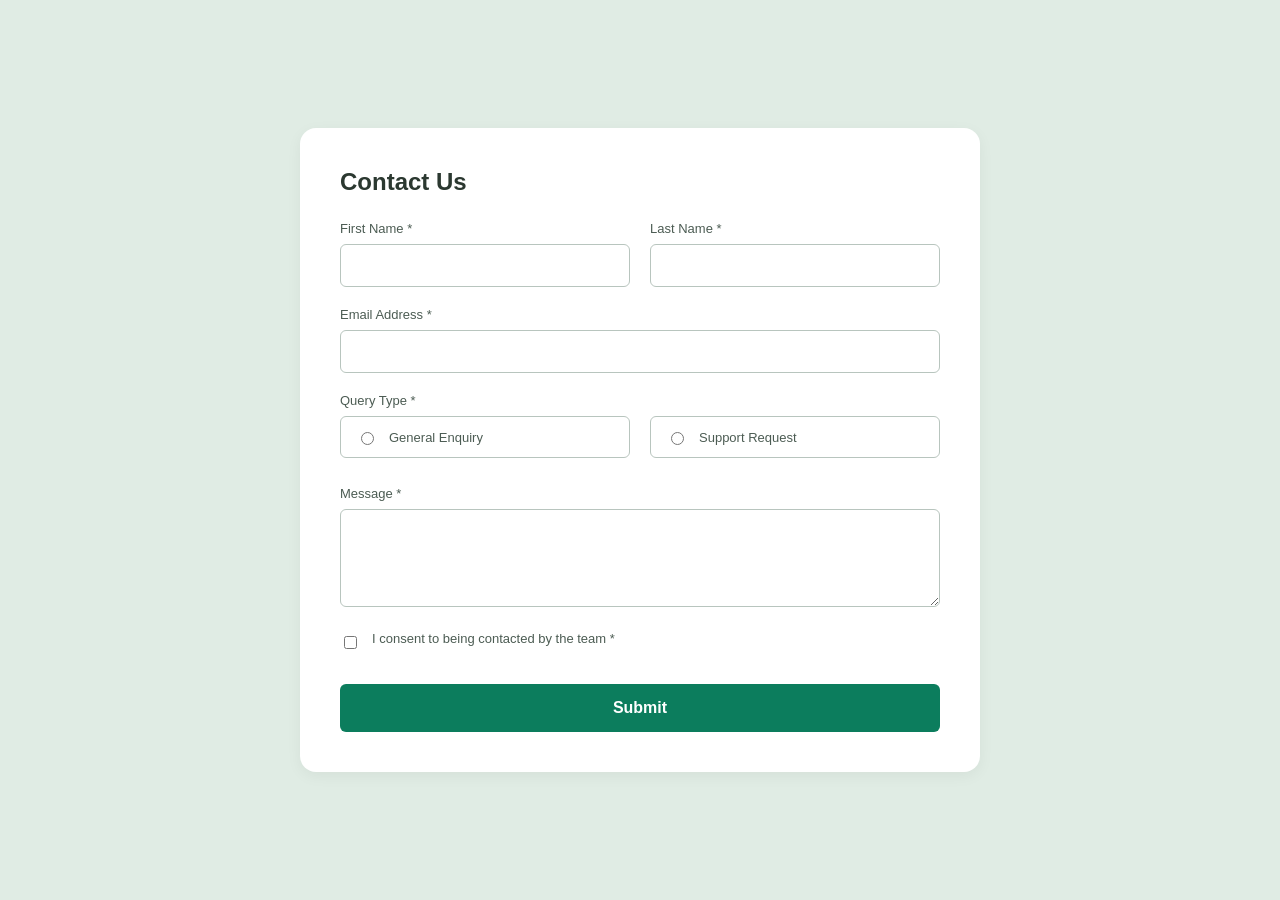
<file: index.html>
<!DOCTYPE html>
<html lang="ru">
<head>
    <meta charset="UTF-8">
    <meta name="viewport" content="width=device-width, initial-scale=1.0">
    <title>Contact Us</title>
    <link rel="stylesheet" href="style.css">
</head>
<body>

    <div class="form-container">
        <h1>Contact Us</h1>
        <form>
            <div class="row">
                <div class="field">
                    <label>First Name *</label>
                    <input type="text">
                </div>
                <div class="field">
                    <label>Last Name *</label>
                    <input type="text">
                </div>
            </div>

            <!-- Email -->
            <div class="field">
                <label>Email Address *</label>
                <input type="email">
            </div>
            <div class="field">
                <label>Query Type *</label>
                <div class="radio-group">
                    <label class="radio-box">
                        <input type="radio" name="query"> General Enquiry
                    </label>
                    <label class="radio-box">
                        <input type="radio" name="query"> Support Request
                    </label>
                </div>
            </div>
            <div class="field">
                <label>Message *</label>
                <textarea rows="4"></textarea>
            </div>
            <div class="checkbox-field">
                <input type="checkbox">
                <label>I consent to being contacted by the team *</label>
            </div>
            <button type="submit" class="submit-btn">Submit</button>
        </form>
    </div>

</body>
</html>
</file>
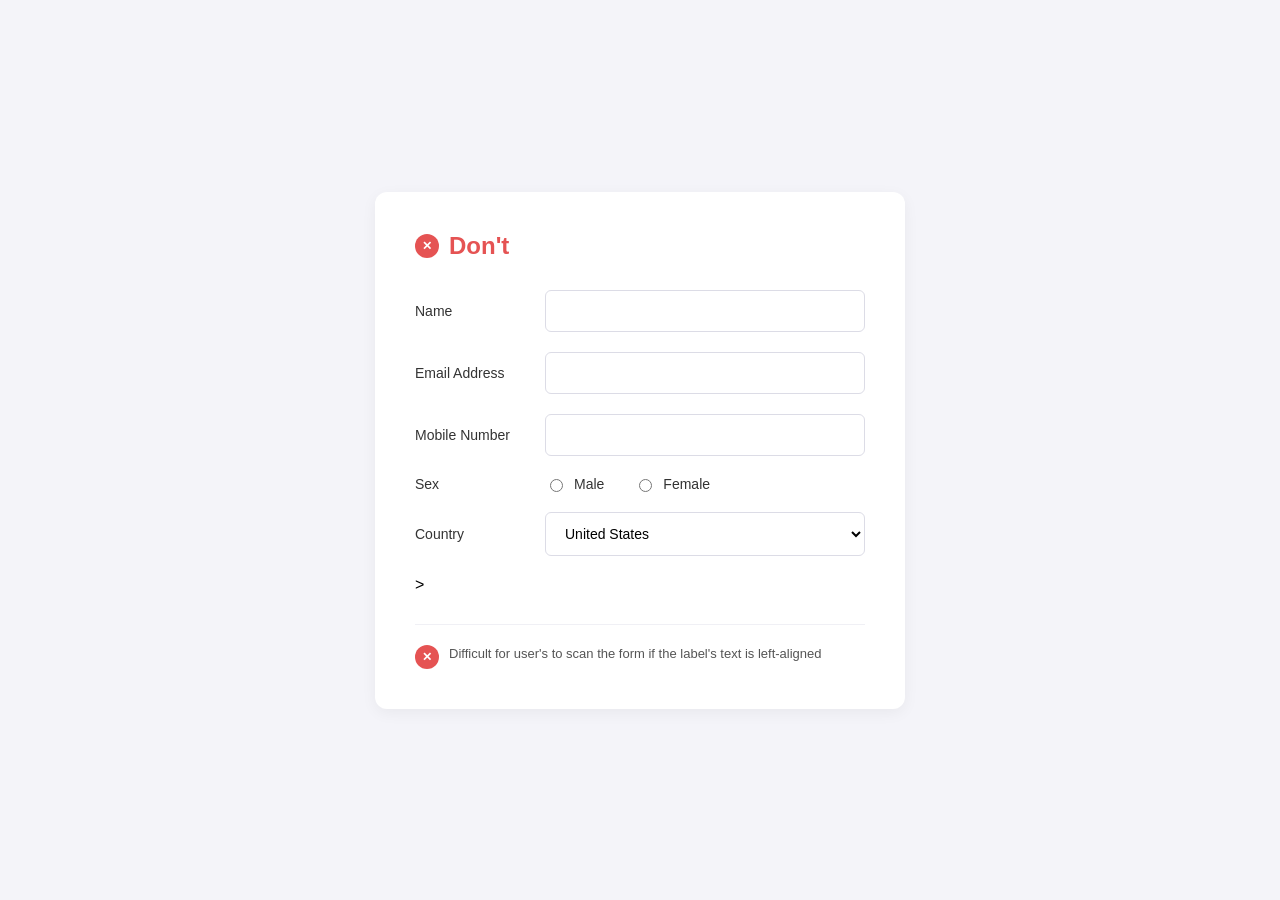
<file: index2.html>
<!DOCTYPE html>
<html lang="ru">
<head>
    <meta charset="UTF-8">
    <meta name="viewport" content="width=device-width, initial-scale=1.0">
    <title>Form Example</title>
    <link rel="stylesheet" href="style2.css">
</head>
<body>

    <div class="form-card">
        <div class="header-dont">
            <span class="cross-icon">✕</span>
            <h2>Don't</h2>
        </div>

        <form>
            <div class="form-group">
                <label>Name</label>
                <input type="text">
            </div>
            <div class="form-group">
                <label>Email Address</label>
                <input type="email">
            </div>
            <div class="form-group">
                <label>Mobile Number</label>
                <input type="tel">
            </div>
            <div class="form-group inline-group">
                <label>Sex</label>
                <div class="radio-options">
                    <label class="radio-label">
                        <input type="radio" name="sex"> Male
                    </label>
                    <label class="radio-label">
                        <input type="radio" name="sex"> Female
                    </label>
                </div>
            </div>
            <div class="form-group">
                <label>Country</label>
                <select>
                    <option>United States</option>
                    <option>Georgia</option>
                    <option>Canada</option>
                </select>
            </div>
        </form>>
        <div class="footer-note">
            <span class="cross-icon">✕</span>
            <p>Difficult for user's to scan the form if the label's text is left-aligned</p>
        </div>
    </div>

</body>
</html>
</file>
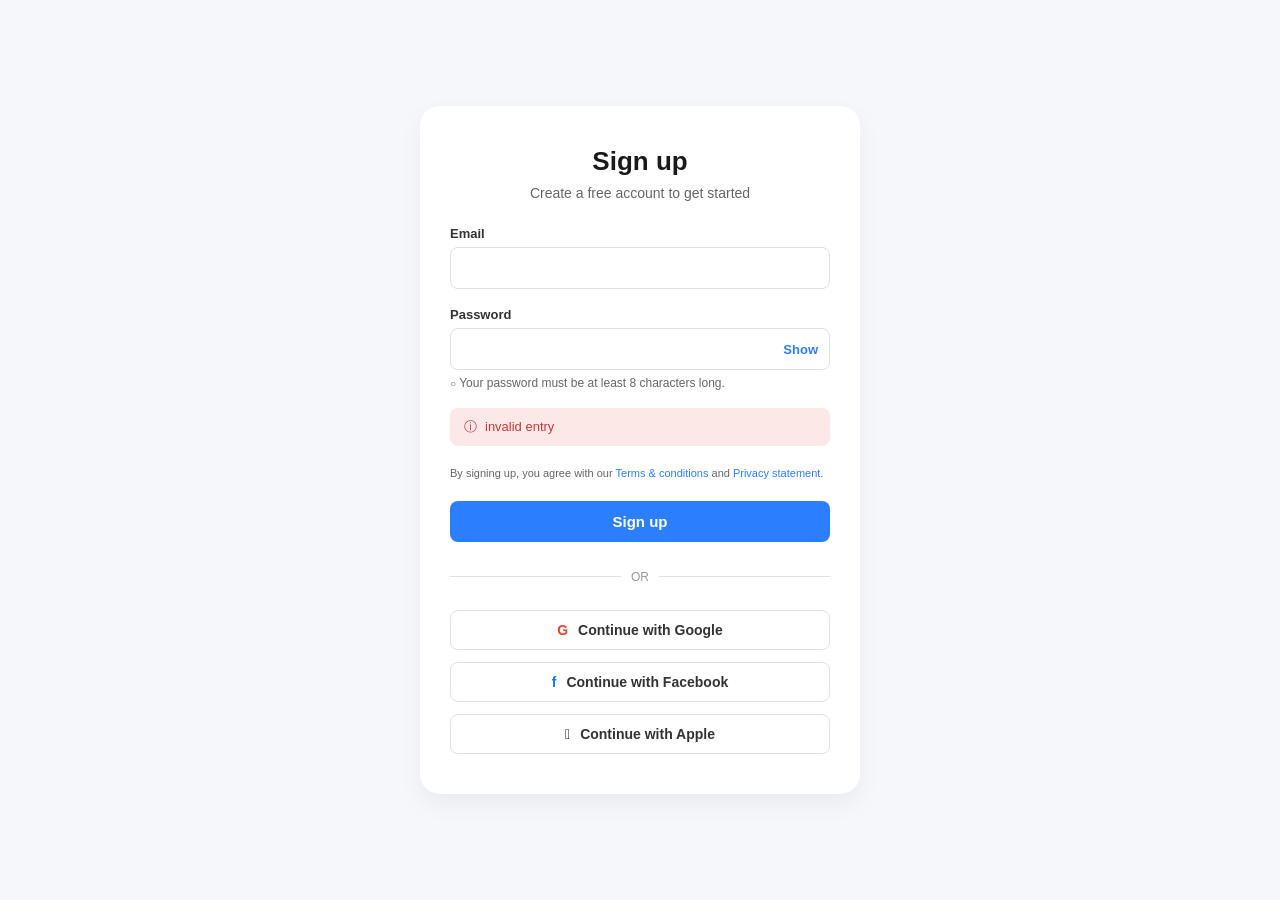
<file: index3.html>
<!DOCTYPE html>
<html lang="ru">
<head>
    <meta charset="UTF-8">
    <meta name="viewport" content="width=device-width, initial-scale=1.0">
    <title>Sign Up</title>
    <link rel="stylesheet" href="style3.css">
</head>
<body>

    <div class="signup-card">
        <h2>Sign up</h2>
        <p class="subtitle">Create a free account to get started</p>
        <form>
            <div class="field">
                <label>Email</label>
                <input type="email">
            </div>
            <div class="field">
                <label>Password</label>
                <div class="password-wrapper">
                    <input type="password">
                    <span class="show-btn">Show</span>
                </div>
                <div class="hint">
                    <span class="dot">○</span> Your password must be at least 8 characters long.
                </div>
            </div>
            <div class="error-box">
                <span class="error-icon">ⓘ</span> invalid entry
            </div>
            <p class="terms">
                By signing up, you agree with our <a href="#">Terms & conditions</a> and <a href="#">Privacy statement</a>.
            </p>
            <button type="submit" class="signup-btn">Sign up</button>
            <div class="divider">
                <span>OR</span>
            </div>
            <div class="social-buttons">
                <button type="button" class="social-btn">
                    <span class="icon google">G</span> Continue with Google
                </button>
                <button type="button" class="social-btn">
                    <span class="icon facebook">f</span> Continue with Facebook
                </button>
                <button type="button" class="social-btn">
                    <span class="icon apple"></span> Continue with Apple
                </button>
            </div>
        </form>
    </div>

</body>
</html>
</file>
<file: style.css>
body {
    font-family: Arial, sans-serif;
    background-color: #e0ece4;
    display: flex;
    justify-content: center;
    align-items: center;
    min-height: 100vh;
    margin: 0;
}

.form-container {
    background-color: #ffffff;
    padding: 40px;
    border-radius: 16px;
    width: 600px;
    box-shadow: 0 4px 15px rgba(0, 0, 0, 0.05);
}

h1 {
    font-size: 24px;
    color: #2b3830;
    margin-top: 0;
    margin-bottom: 25px;
}

label {
    display: block;
    font-size: 13px;
    color: #4c5c53;
    margin-bottom: 8px;
}

.field {
    margin-bottom: 20px;
}

.row {
    display: flex;
    gap: 20px;
}

.row .field {
    flex: 1;
}

input[type="text"],
input[type="email"],
textarea {
    width: 100%;
    padding: 12px 15px;
    border: 1px solid #b8c5be;
    border-radius: 6px;
    font-size: 15px;
    box-sizing: border-box;
}

input:focus,
textarea:focus {
    outline: none;
    border-color: #0c7d5d;
}

.radio-group {
    display: flex;
    gap: 20px;
}

.radio-box {
    flex: 1;
    border: 1px solid #b8c5be;
    padding: 12px 15px;
    border-radius: 6px;
    display: flex;
    align-items: center;
    gap: 12px;
    cursor: pointer;
}

.checkbox-field {
    display: flex;
    align-items: center;
    gap: 12px;
    margin-bottom: 30px;
    font-size: 14px;
    color: #4c5c53;
}

.submit-btn {
    width: 100%;
    background-color: #0c7d5d;
    color: white;
    border: none;
    padding: 15px;
    border-radius: 6px;
    font-size: 16px;
    font-weight: bold;
    cursor: pointer;
}

.submit-btn:hover {
    background-color: #095c44;
}
</file>
<file: style2.css>
body {
    font-family: Arial, sans-serif;
    background-color: #f4f4f9;
    display: flex;
    justify-content: center;
    align-items: center;
    min-height: 100vh;
    margin: 0;
}

.form-card {
    background-color: #ffffff;
    padding: 40px;
    border-radius: 12px;
    width: 450px;
    box-shadow: 0 4px 15px rgba(0, 0, 0, 0.05);
}

.header-dont {
    display: flex;
    align-items: center;
    gap: 10px;
    margin-bottom: 30px;
}

.header-dont h2 {
    color: #e55353;
    margin: 0;
    font-size: 24px;
}

.cross-icon {
    background-color: #e55353;
    color: white;
    width: 24px;
    height: 24px;
    border-radius: 50%;
    display: flex;
    justify-content: center;
    align-items: center;
    font-size: 12px;
    font-weight: bold;
}

.form-group {
    margin-bottom: 20px;
    display: flex;
    align-items: center;
    justify-content: space-between;
}

.form-group label {
    width: 130px;
    font-size: 14px;
    color: #333333;
}

.form-group input[type="text"],
.form-group input[type="email"],
.form-group input[type="tel"],
.form-group select {
    flex: 1;
    padding: 12px 15px;
    border: 1px solid #dcdce6;
    border-radius: 6px;
    font-size: 14px;
    background-color: #ffffff;
    box-sizing: border-box;
}

.inline-group {
    align-items: center;
}

.radio-options {
    flex: 1;
    display: flex;
    gap: 30px;
}

.radio-label {
    display: flex;
    align-items: center;
    gap: 8px;
    font-size: 14px;
    color: #333333;
    width: auto !important;
}

.footer-note {
    display: flex;
    align-items: flex-start;
    gap: 10px;
    margin-top: 30px;
    border-top: 1px solid #f0f0f5;
    padding-top: 20px;
}

.footer-note p {
    margin: 0;
    font-size: 13px;
    color: #555555;
    line-height: 1.4;
}
</file>
<file: style3.css>
body {
    font-family: Arial, sans-serif;
    background-color: #f5f7fb;
    display: flex;
    justify-content: center;
    align-items: center;
    min-height: 100vh;
    margin: 0;
}

.signup-card {
    background-color: #ffffff;
    padding: 40px 30px;
    border-radius: 20px;
    width: 380px;
    box-shadow: 0 10px 25px rgba(0, 0, 0, 0.05);
    text-align: center;
}

h2 {
    font-size: 26px;
    color: #1a1a1a;
    margin: 0 0 8px 0;
}

.subtitle {
    color: #666666;
    font-size: 14px;
    margin: 0 0 25px 0;
}

.field {
    text-align: left;
    margin-bottom: 18px;
}

.field label {
    display: block;
    font-size: 13px;
    font-weight: bold;
    color: #333333;
    margin-bottom: 6px;
}

.field input {
    width: 100%;
    padding: 12px;
    border: 1px solid #e0e0e0;
    border-radius: 8px;
    font-size: 14px;
    box-sizing: border-box;
}

.password-wrapper {
    position: relative;
}

.show-btn {
    position: absolute;
    right: 12px;
    top: 50%;
    transform: translateY(-50%);
    color: #2b7fff;
    font-size: 13px;
    cursor: pointer;
    font-weight: bold;
}

.hint {
    font-size: 12px;
    color: #666666;
    margin-top: 6px;
}

.dot {
    font-size: 10px;
}

.error-box {
    background-color: #fde8e8;
    color: #c83737;
    padding: 10px 14px;
    border-radius: 8px;
    font-size: 13px;
    text-align: left;
    display: flex;
    align-items: center;
    gap: 8px;
    margin-bottom: 20px;
}

.terms {
    font-size: 11px;
    color: #666666;
    text-align: left;
    line-height: 1.4;
    margin-bottom: 20px;
}

.terms a {
    color: #2b7fff;
    text-decoration: none;
}

.signup-btn {
    width: 100%;
    background-color: #2b7fff;
    color: white;
    border: none;
    padding: 12px;
    border-radius: 8px;
    font-size: 15px;
    font-weight: bold;
    cursor: pointer;
}

.signup-btn:hover {
    background-color: #1a6ee8;
}

.divider {
    position: relative;
    text-align: center;
    margin: 25px 0;
}

.divider::before {
    content: "";
    position: absolute;
    top: 50%;
    left: 0;
    width: 100%;
    height: 1px;
    background-color: #e0e0e0;
}

.divider span {
    position: relative;
    background-color: #ffffff;
    padding: 0 10px;
    color: #999999;
    font-size: 12px;
}

.social-buttons {
    display: flex;
    flex-direction: column;
    gap: 12px;
}

.social-btn {
    width: 100%;
    background-color: #ffffff;
    border: 1px solid #e0e0e0;
    padding: 11px;
    border-radius: 8px;
    font-size: 14px;
    font-weight: bold;
    color: #333333;
    display: flex;
    align-items: center;
    justify-content: center;
    gap: 10px;
    cursor: pointer;
}

.social-btn:hover {
    background-color: #f9f9f9;
}

.icon {
    font-weight: bold;
}

.google { color: #ea4335; }
.facebook { color: #1877f2; }
.apple { color: #000000; }
</file>
